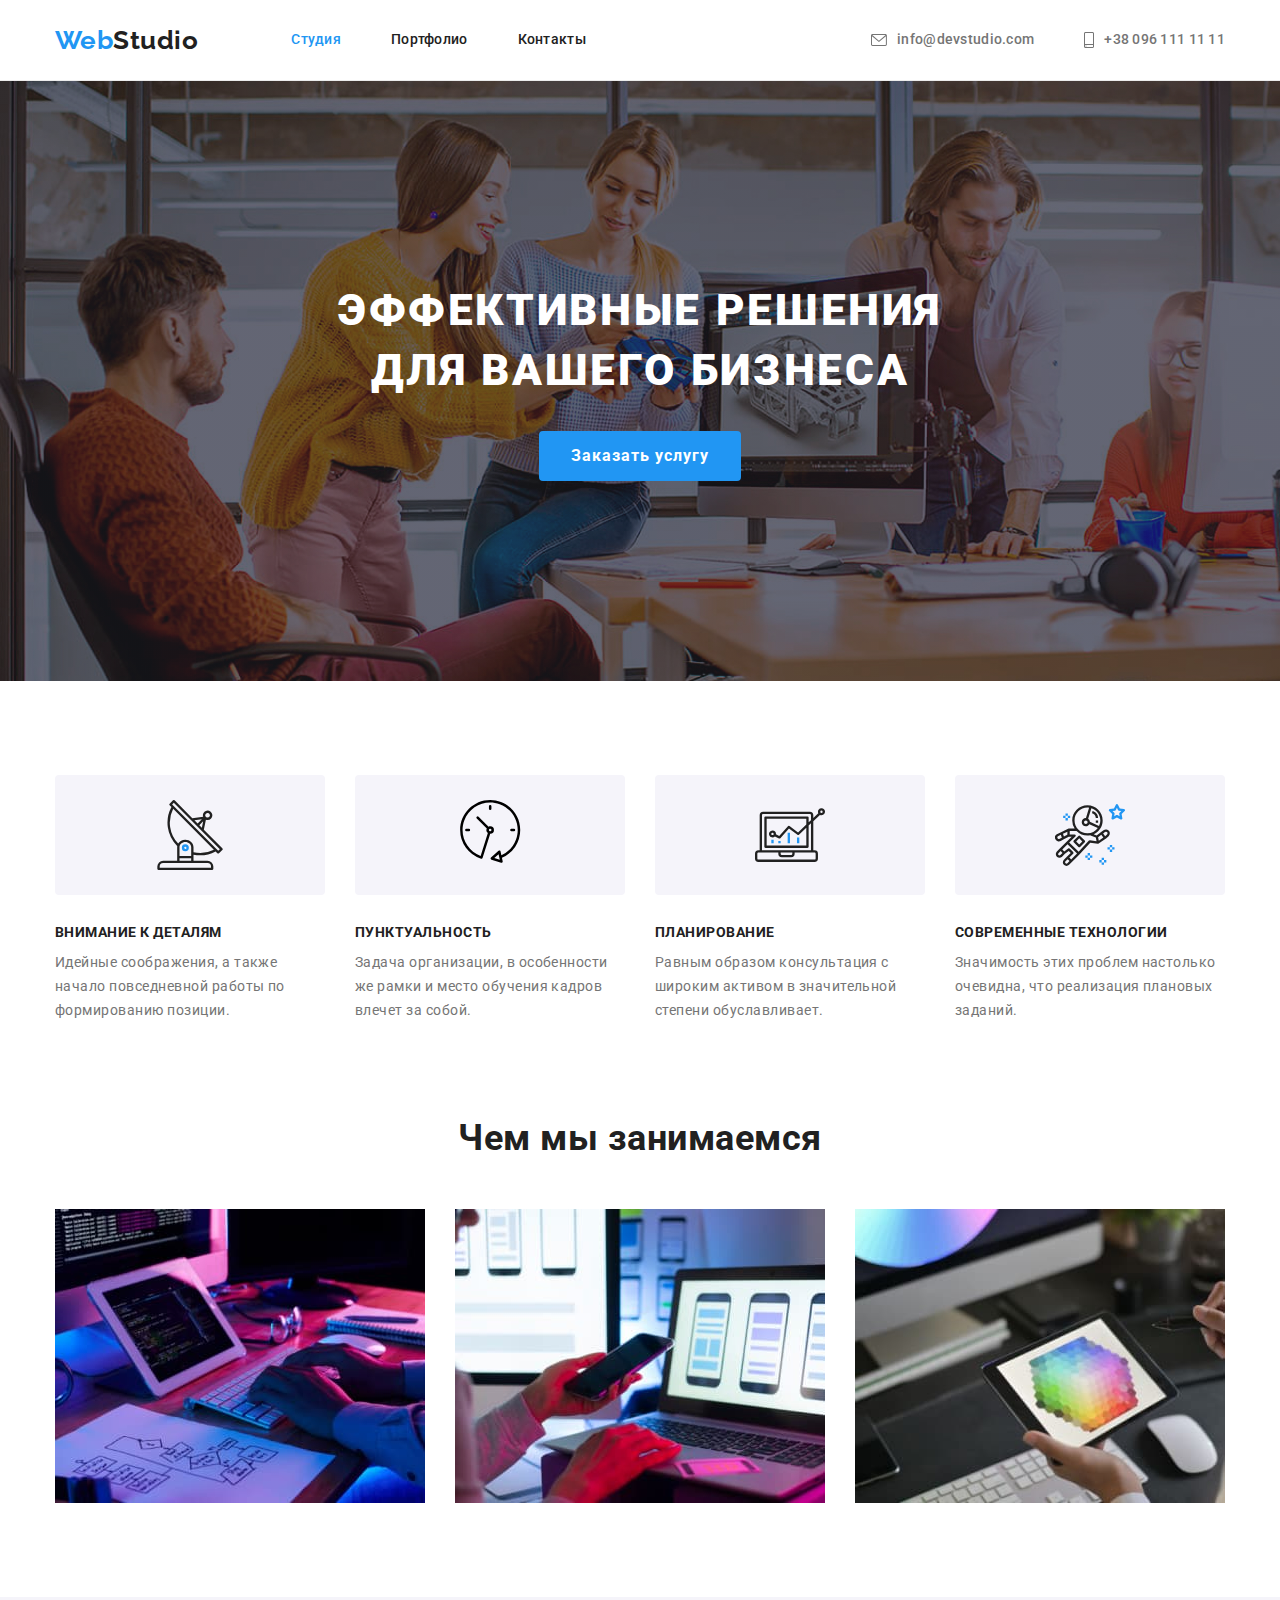
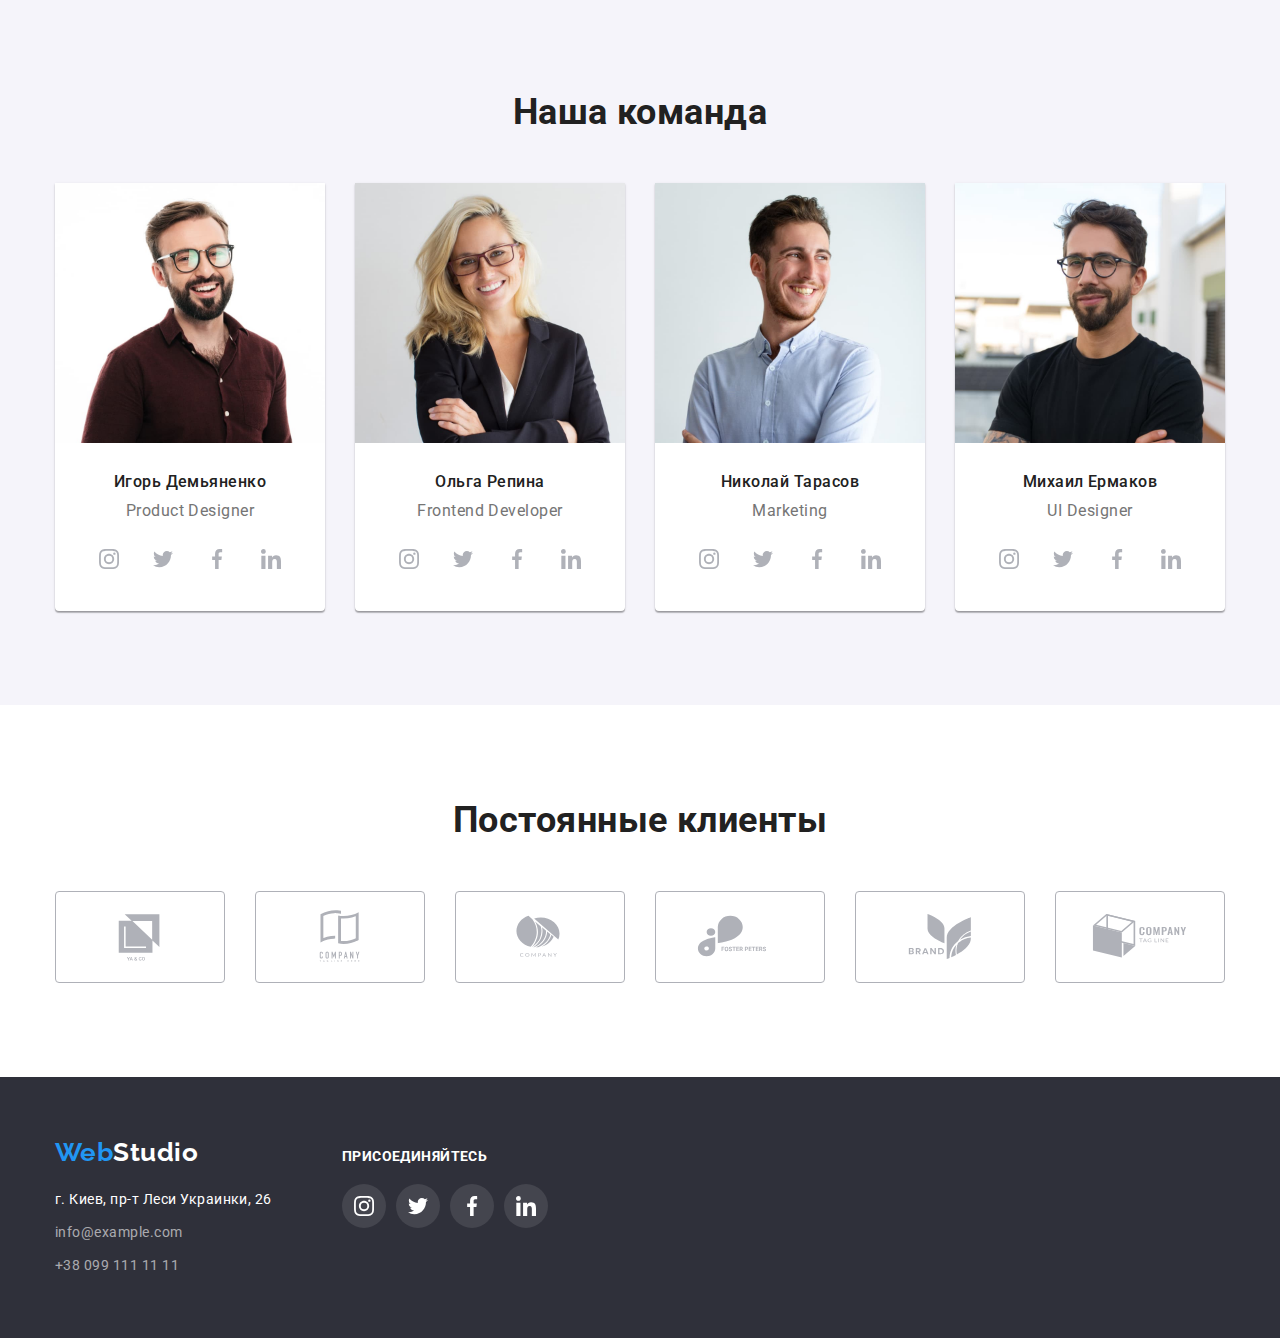
<file: index.html>
<!DOCTYPE html>
<html lang="ru">

<head>
    <meta charset="UTF-8" />
    <meta http-equiv="X-UA-Compatible" content="IE=edge" />
    <meta name="viewport" content="width=device-width, initial-scale=1.0" />
    <title>Document</title>
    <link rel="preconnect" href="https://fonts.googleapis.com" />
    <link rel="preconnect" href="https://fonts.gstatic.com" crossorigin />
    <link
        href="https://fonts.googleapis.com/css2?family=Raleway:wght@700&family=Roboto:wght@400;500;700;900&display=swap"
        rel="stylesheet" />
    <link rel="stylesheet"
        href="https://cdnjs.cloudflare.com/ajax/libs/modern-normalize/1.1.0/modern-normalize.min.css" />
    <link rel="stylesheet" href="./css/styles.css" />
</head>

<body>
    <!-- ---------------------------------------------HEADER----------------------------------------- -->
    <header class="page-header">
        <div class="container header-container">

            <nav class="site-nav">
                <a href="./index.html" lang="en" class="logo link"> <span class="web link">Web</span>Studio </a>

                <ul class="nav list">
                    <li class="item"><a href="./index.html" class="link current"> Студия </a></li>
                    <li class="item"><a href="./portfolio.html" class="link"> Портфолио </a></li>
                    <li class="item"><a href="#cont" target="_blank" class="link"> Контакты </a></li>
                </ul>


            </nav>
            <ul class="contacts list">
                <li class="item">
                    <a href="mailto:info@devstudio.com" class="mail link">
                        <svg class="contacts-icon" width="16" height="12">
                            <use href="./images/sprite.svg#icon-envelope"></use>
                        </svg>
                        info@devstudio.com </a>
                </li>
                <li class="item">
                    <a href="tel:+380961111111" class="tel link">
                        <svg class="contacts-icon" width="10" height="16">
                            <use href="./images/sprite.svg#icon-smartphone"></use>
                        </svg>
                        +38 096 111 11 11 </a>
                </li>
            </ul>
        </div>
    </header>

    <!--------------------------------------- Main ----------------------------------------------->

    <main>
        <!-------------------------------------Герой ---------------------------------------------->
        <section class="hero">
            <h1 class="hero-title">Эффективные решения для вашего бизнеса</h1>
            <button type="button" class="hero-button">Заказать услугу</button>
        </section>

        <!------------------------------------ Скіли --------------------------------------------------->

        <section class="section skills">
            <div class="container">
                <h2 class="visually-hiden">Наши качества</h2>

                <ul class="skills-list list">
                    <li class="skill">
                        <div class="skills-list-thumb"><svg class="skills-icon" width="70" height="70">
                                <use href="./images/sprite.svg#icon-antenna-1"></use>
                            </svg></div>
                        <h3 class="skills-list-title">Внимание к деталям</h3>
                        <p class="skills-list-text">
                            Идейные соображения, а также начало повседневной работы по формированию позиции.
                        </p>
                    </li>
                    <li class="skill">
                        <div class="skills-list-thumb"><svg class="skills-icon" width="70" height="70">
                                <use href="./images/sprite.svg#icon-clock-1"></use>
                            </svg></div>
                        <h3 class="skills-list-title">Пунктуальность</h3>
                        <p class="skills-list-text">
                            Задача организации, в особенности же рамки и место обучения кадров влечет за собой.
                        </p>
                    </li>
                    <li class="skill">
                        <div class="skills-list-thumb"><svg class="skills-icon" width="70" height="70">
                                <use href="./images/sprite.svg#icon-diagram-1"></use>
                            </svg></div>
                        <h3 class="skills-list-title">Планирование</h3>
                        <p class="skills-list-text">
                            Равным образом консультация с широким активом в значительной степени обуславливает.
                        </p>
                    </li>
                    <li class="skill">
                        <div class="skills-list-thumb"><svg class="skills-icon" width="70" height="70">
                                <use href="./images/sprite.svg#icon-astronaut-1"></use>
                            </svg></div>
                        <h3 class="skills-list-title">Cовременные технологии</h3>
                        <p class="skills-list-text">Значимость этих проблем настолько очевидна, что реализация плановых
                            заданий.</p>
                    </li>
                </ul>
            </div>
        </section>

        <!-------------------------------------- WORK --------------------------------------->

        <section class="section work-areas">
            <div class="container">
                <h2 class="section-title">Чем мы занимаемся</h2>
                <ul class="work-areas-list list">
                    <li><img src="./images/img-laptop.jpg" alt="Пишем код" width="370" height="294" /></li>
                    <li>
                        <img src="./images/img-phone.jpg" alt="Тестируем приложения на смартфоне" width="370"
                            height="294" />
                    </li>
                    <li>
                        <img src="./images/img-tab.jpg" alt="Подбираем цветовую гамму" width="370" height="294" />
                    </li>
                </ul>
            </div>
        </section>

        <!-- --------------------------TEAM----------------------------------------- -->

        <section class="section team">
            <div class="container">
                <h2 class="section-title">Наша команда</h2>
                <ul class="our-team list">
                    <li class="team-member igor">
                        <img src="./images/member1.jpg" alt="Фото Игорь Демьяненко" width="270" height="260" />
                        <div class="description">
                            <h3 class="name">Игорь Демьяненко</h3>
                            <p lang="en" class="position">Product Designer</p>
                            <ul class="social-media-list">
                                <li class="list social-media-list-item"><a href="https://www.instagram.com/"
                                        target="_blank" rel="noopener noreferrer" class="social-media-list-link link">
                                        <svg class="social-media-icon" width="20" height="20">
                                            <use href="./images/sprite.svg#icon-instagram"></use>
                                        </svg>
                                    </a></li>
                                <li class="list social-media-list-item"><a href="https://twitter.com/" target="_blank"
                                        rel="noopener noreferrer" class="social-media-list-link link">
                                        <svg class="social-media-icon" width="20" height="20">
                                            <use href="./images/sprite.svg#icon-twitter"></use>
                                        </svg>
                                    </a></li>
                                <li class="list social-media-list-item"><a href="https://www.facebook.com/"
                                        target="_blank" rel="noopener noreferrer" class="social-media-list-link link">
                                        <svg class="social-media-icon" width="20" height="20">
                                            <use href="./images/sprite.svg#icon-facebook"></use>
                                        </svg>
                                    </a></li>
                                <li class="list social-media-list-item"><a href="https://www.linkedin.com/"
                                        target="_blank" rel="noopener noreferrer" class="social-media-list-link link">
                                        <svg class="social-media-icon" width="20" height="20">
                                            <use href="./images/sprite.svg#icon-linkedin"></use>
                                        </svg>
                                    </a></li>
                            </ul>
                        </div>
                    </li>
                    <li class="team-member olga">
                        <img src="./images/member2.jpg" alt="Фото Ольга Репина" width="270" height="260" />
                        <div class="description">
                            <h3 class="name">Ольга Репина</h3>
                            <p lang="en" class="position">Frontend Developer</p>
                            <ul class="social-media-list">
                                <li class="list social-media-list-item"><a href="" class="social-media-list-link link">
                                        <svg class="social-media-icon" width="20" height="20">
                                            <use href="./images/sprite.svg#icon-instagram"></use>
                                        </svg>
                                    </a></li>
                                <li class="list social-media-list-item"><a href="" class="social-media-list-link link">
                                        <svg class="social-media-icon" width="20" height="20">
                                            <use href="./images/sprite.svg#icon-twitter"></use>
                                        </svg>
                                    </a></li>
                                <li class="list social-media-list-item"><a href="" class="social-media-list-link link">
                                        <svg class="social-media-icon" width="20" height="20">
                                            <use href="./images/sprite.svg#icon-facebook"></use>
                                        </svg>
                                    </a></li>
                                <li class="list social-media-list-item"><a href="" class="social-media-list-link link">
                                        <svg class="social-media-icon" width="20" height="20">
                                            <use href="./images/sprite.svg#icon-linkedin"></use>
                                        </svg>
                                    </a></li>
                            </ul>
                        </div>
                    </li>
                    <li class="team-member nicholas">
                        <img src="./images/member3.jpg" alt="Фото Николай Тарасов" width="270" height="260" />
                        <div class="description">
                            <h3 class="name">Николай Тарасов</h3>
                            <p lang="en" class="position">Marketing</p>
                            <ul class="social-media-list">
                                <li class="list social-media-list-item"><a href="" class="social-media-list-link link">
                                        <svg class="social-media-icon" width="20" height="20">
                                            <use href="./images/sprite.svg#icon-instagram"></use>
                                        </svg>
                                    </a></li>
                                <li class="list social-media-list-item"><a href="" class="social-media-list-link link">
                                        <svg class="social-media-icon" width="20" height="20">
                                            <use href="./images/sprite.svg#icon-twitter"></use>
                                        </svg>
                                    </a></li>
                                <li class="list social-media-list-item"><a href="" class="social-media-list-link link">
                                        <svg class="social-media-icon" width="20" height="20">
                                            <use href="./images/sprite.svg#icon-facebook"></use>
                                        </svg>
                                    </a></li>
                                <li class="list social-media-list-item"><a href="" class="social-media-list-link link">
                                        <svg class="social-media-icon" width="20" height="20">
                                            <use href="./images/sprite.svg#icon-linkedin"></use>
                                        </svg>
                                    </a></li>
                            </ul>
                        </div>
                    </li>
                    <li class="team-member michael">
                        <img src="./images/member4.jpg" alt="Фото Михаил Ермаков" width="270" height="260" />
                        <div class="description">
                            <h3 class="name">Михаил Ермаков</h3>
                            <p lang="en" class="position">UI Designer</p>
                            <ul class="social-media-list">
                                <li class="list social-media-list-item"><a href="" class="social-media-list-link link">
                                        <svg class="social-media-icon" width="20" height="20">
                                            <use href="./images/sprite.svg#icon-instagram"></use>
                                        </svg>
                                    </a></li>
                                <li class="list social-media-list-item"><a href="" class="social-media-list-link link">
                                        <svg class="social-media-icon" width="20" height="20">
                                            <use href="./images/sprite.svg#icon-twitter"></use>
                                        </svg>
                                    </a></li>
                                <li class="list social-media-list-item"><a href="" class="social-media-list-link link">
                                        <svg class="social-media-icon" width="20" height="20">
                                            <use href="./images/sprite.svg#icon-facebook"></use>
                                        </svg>
                                    </a></li>
                                <li class="list social-media-list-item"><a href="" class="social-media-list-link link">
                                        <svg class="social-media-icon" width="20" height="20">
                                            <use href="./images/sprite.svg#icon-linkedin"></use>
                                        </svg>
                                    </a></li>
                            </ul>
                        </div>
                    </li>
                </ul>
            </div>
        </section>
        <!-- ------------------------------------------------Clients----------------------------------------------------------- -->
        <section class="section clients">
            <div class="container">
                <h2 class="section-title">Постоянные клиенты</h2>
                <ul class="clients-list list">
                    <li class="clients-list-item"><a class="clients-list-link link" href="">
                            <svg class="clients-list-icon" width="106" height="60">
                                <use href="./images/sprite.svg#icon-client-1"></use>
                            </svg>
                        </a>

                    </li>
                    <li class="clients-list-item"><a class="clients-list-link link" href="">
                            <svg class="clients-list-icon" width="106" height="60">
                                <use href="./images/sprite.svg#icon-client-2"></use>
                            </svg>
                        </a>

                    </li>
                    <li class="clients-list-item"><a class="clients-list-link link" href="">
                            <svg class="clients-list-icon" width="106" height="60">
                                <use href="./images/sprite.svg#icon-client-3"></use>
                            </svg>
                        </a>

                    </li>
                    <li class="clients-list-item"><a class="clients-list-link link" href="">
                            <svg class="clients-list-icon" width="106" height="60">
                                <use href="./images/sprite.svg#icon-client-4"></use>
                            </svg>
                        </a>

                    </li>
                    <li class="clients-list-item"><a class="clients-list-link link" href="">
                            <svg class="clients-list-icon" width="106" height="60">
                                <use href="./images/sprite.svg#icon-client-5"></use>
                            </svg>
                        </a>

                    </li>
                    <li class="clients-list-item"><a class="clients-list-link link" href="">
                            <svg class="clients-list-icon" width="106" height="60">
                                <use href="./images/sprite.svg#icon-client-6"></use>
                            </svg>
                        </a>

                    </li>
                </ul>
            </div>
        </section>

    </main>

    <!----------------------------------------------- Футер ------------------------------------------------->

    <footer class="page-footer">
        <div class="container footer-wraper">
            <div class="address-wraper">
                <a href="./index.html" lang="en" class="white-logo link">
                    <span class="web">Web</span>Studio
                </a>

                <address class="address">
                    <ul class="address-list list" id="cont">
                        <li>
                            <a href="https://goo.gl/maps/A1SFex8QC9FyxfqN6" target="_blank" rel="noopener noreferrer"
                                class="link">
                                г. Киев, пр-т Леси Украинки, 26
                            </a>
                        </li>
                        <li>
                            <a href="mailto:info@example.com" class="link"> info@example.com </a>
                        </li>
                        <li><a href="tel:+380991111111" class="link">+38 099 111 11 11</a></li>
                    </ul>
                </address>
            </div>
            <div class="join-wraper">

                <p class="join-text">присоединяйтесь</p>

                <ul class="social-media-list">
                    <li class="list social-media-list-item"><a href="https://www.instagram.com/" target="_blank"
                            rel="noopener noreferrer" class="social-media-list-link link">
                            <svg class="social-media-icon" width="20" height="20">
                                <use href="./images/sprite.svg#icon-instagram"></use>
                            </svg>
                        </a></li>
                    <li class="list social-media-list-item"><a href="https://twitter.com/" target="_blank"
                            rel="noopener noreferrer" class="social-media-list-link link">
                            <svg class="social-media-icon" width="20" height="20">
                                <use href="./images/sprite.svg#icon-twitter"></use>
                            </svg>
                        </a></li>
                    <li class="list social-media-list-item"><a href="https://www.facebook.com/" target="_blank"
                            rel="noopener noreferrer" class="social-media-list-link link">
                            <svg class="social-media-icon" width="20" height="20">
                                <use href="./images/sprite.svg#icon-facebook"></use>
                            </svg>
                        </a></li>
                    <li class="list social-media-list-item"><a href="https://www.linkedin.com/" target="_blank"
                            rel="noopener noreferrer" class="social-media-list-link link">
                            <svg class="social-media-icon" width="20" height="20">
                                <use href="./images/sprite.svg#icon-linkedin"></use>
                            </svg>
                        </a></li>
                </ul>
            </div>
        </div>
    </footer>
</body>

</html>
</file>
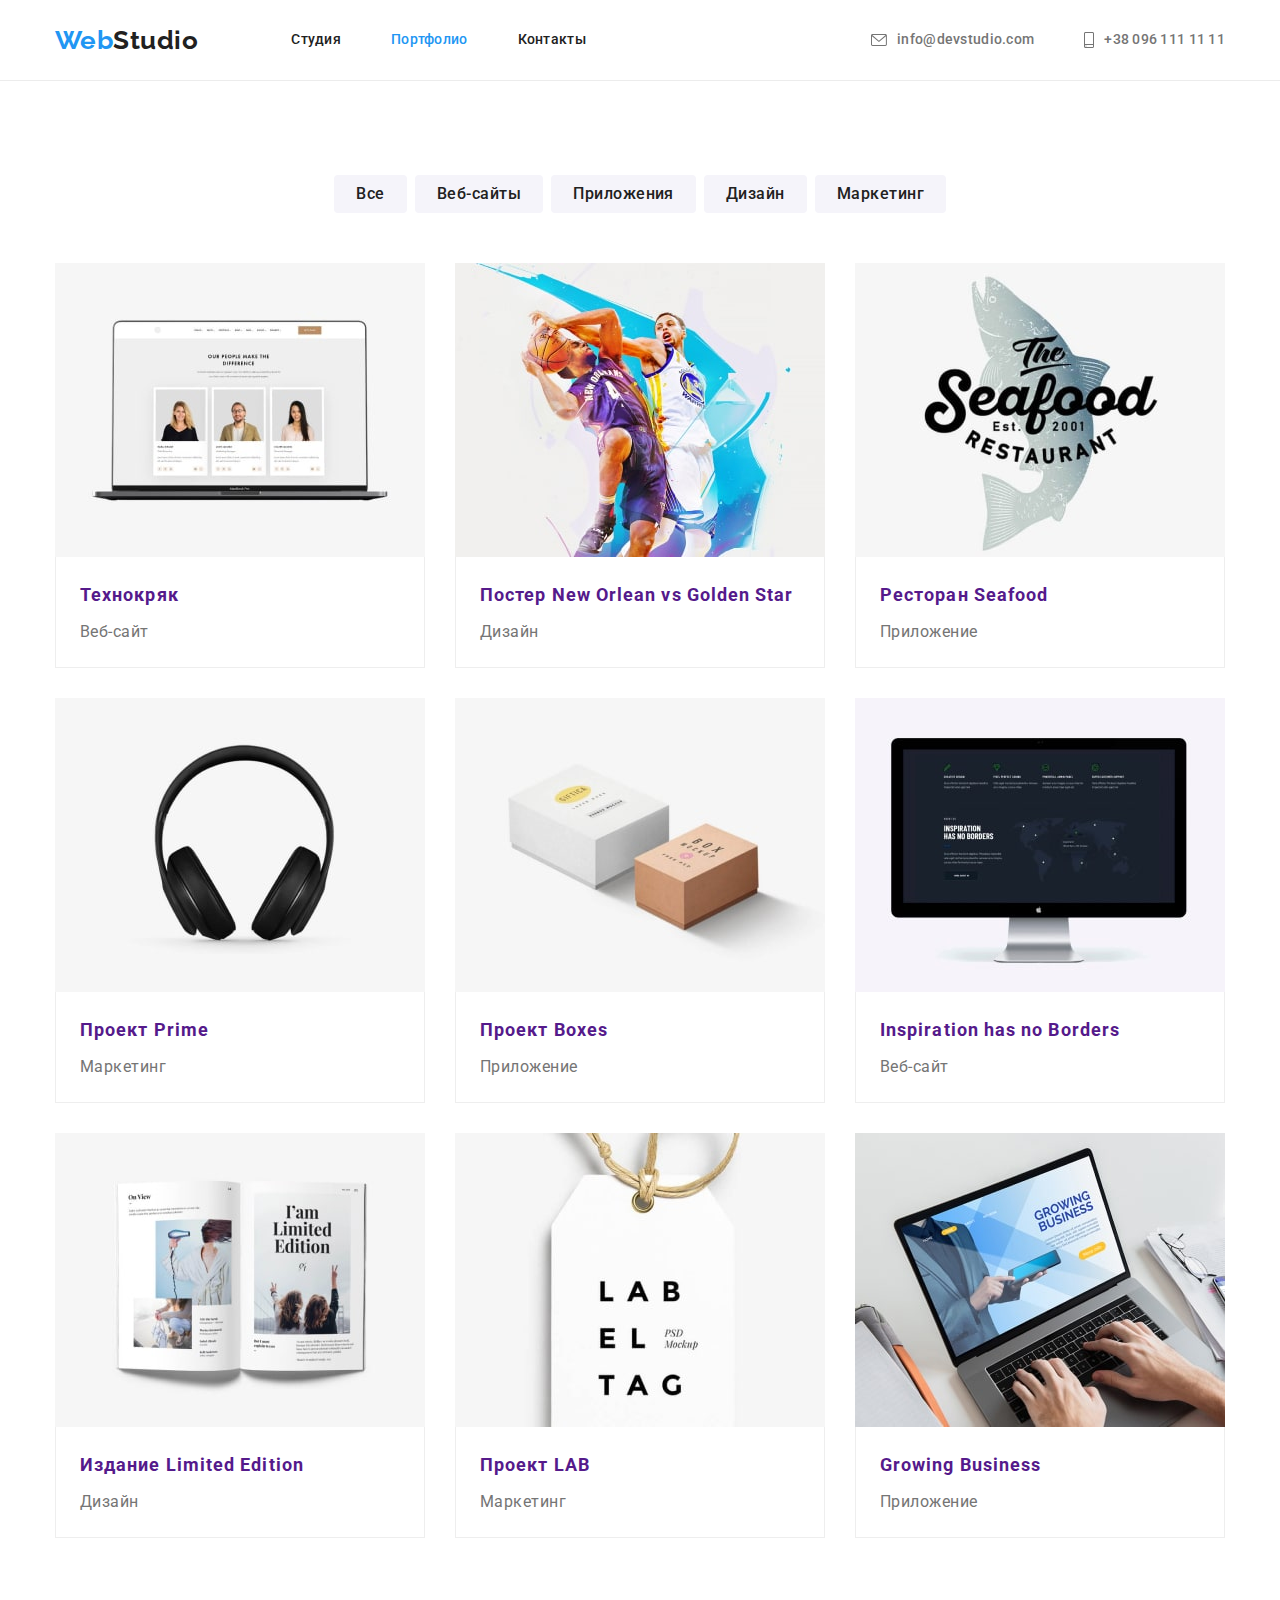
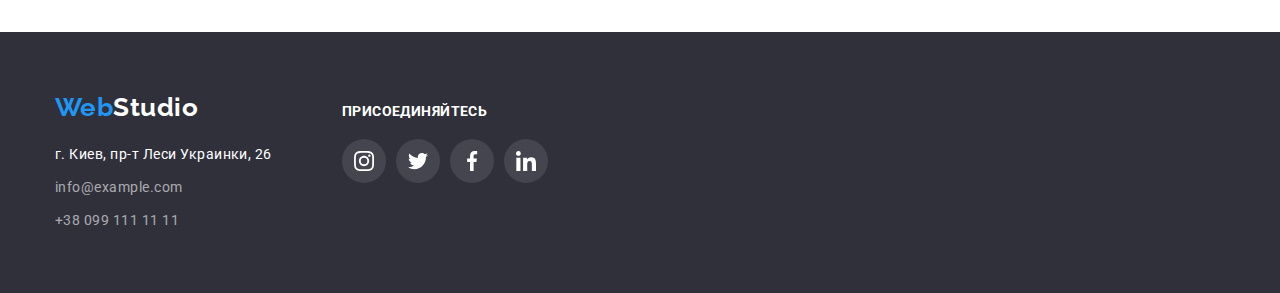
<file: portfolio.html>
<!DOCTYPE html>
<html lang="ru">

<head>
    <meta charset="UTF-8" />
    <meta http-equiv="X-UA-Compatible" content="IE=edge" />
    <meta name="viewport" content="width=device-width, initial-scale=1.0" />
    <title>Document</title>
    <link rel="preconnect" href="https://fonts.googleapis.com" />
    <link rel="preconnect" href="https://fonts.gstatic.com" crossorigin />
    <link
        href="https://fonts.googleapis.com/css2?family=Raleway:wght@700&family=Roboto:wght@400;500;700;900&display=swap"
        rel="stylesheet" />
    <link rel="stylesheet"
        href="https://cdnjs.cloudflare.com/ajax/libs/modern-normalize/1.1.0/modern-normalize.min.css" />
    <link rel="stylesheet" href="./css/styles.css" />
</head>

<body>
    <!-- Шапка -->

    <header class="page-header">
        <div class="container header-container">

            <nav class="site-nav">
                <a href="./index.html" lang="en" class="logo link"> <span class="web link">Web</span>Studio </a>

                <ul class="nav list">
                    <li class="item"><a href="./index.html" class="link"> Студия </a></li>
                    <li class="item"><a href="./portfolio.html" class="link current"> Портфолио </a></li>
                    <li class="item"><a href="#cont" target="_blank" class="link"> Контакты </a></li>
                </ul>


            </nav>
            <ul class="contacts list">
                <li class="item">
                    <a href="mailto:info@devstudio.com" class="mail link">
                        <svg class="contacts-icon" width="16" height="12">
                            <use href="./images/sprite.svg#icon-envelope"></use>
                        </svg>
                        info@devstudio.com </a>
                </li>
                <li class="item">
                    <a href="tel:+380961111111" class="tel link">
                        <svg class="contacts-icon" width="10" height="16">
                            <use href="./images/sprite.svg#icon-smartphone"></use>
                        </svg>
                        +38 096 111 11 11 </a>
                </li>
            </ul>
        </div>
    </header>

    <!-- Основная часть -->
    <main>
        <section class="projects section">
            <div class="container">
                <h1 class="visually-hiden">Портфолио</h1>

                <!-- Фильтр примеров работ -->

                <h2 class="visually-hiden">Фильтр работ</h2>

                <ul class="filter-list list">
                    <li class="item">
                        <button type="button" class="filter-button">Все</button>
                    </li>
                    <li class="item">
                        <button type="button" class="filter-button">Веб-сайты</button>
                    </li>
                    <li class="item">
                        <button type="button" class="filter-button">Приложения</button>
                    </li>
                    <li class="item">
                        <button type="button" class="filter-button">Дизайн</button>
                    </li>
                    <li class="item">
                        <button type="button" class="filter-button">Маркетинг</button>
                    </li>
                </ul>

                <!-- Галерея работ -->

                <h2 class="visually-hiden">Галерея работ</h2>

                <ul class="projects-list list">
                    <li class="projects-list-item">
                        <a href="" class="projects-list-link link">
                            <img src="./images/portfolio/technocrack.jpg" alt="Скрин веб-сайта Технокряк" width="370"
                                height="294" />
                            <div class="text">
                                <h3 class="project-title">Технокряк</h3>
                                <p class="project-type">Веб-сайт</p>
                            </div>
                        </a>

                    </li>

                    <li class="projects-list-item">
                        <a href="" class="projects-list-link link"><img src="./images/portfolio/poster.jpg"
                                alt="Постер New Orlean vs Golden Star" width="370" height="294" />
                            <div class="text">
                                <h3 class="project-title">
                                    Постер <span lang="en"> New Orlean vs Golden Star </span>
                                </h3>
                                <p class="project-type">Дизайн</p>
                            </div>
                        </a>

                    </li>

                    <li class="projects-list-item">
                        <a href="" class="projects-list-link link"><img src="./images/portfolio/seafood.jpg"
                                alt="Ресторан Seafood лого" width="370" height="294" />
                            <div class="text">
                                <h3 class="project-title">Ресторан <span lang="en">Seafood</span></h3>
                                <p class="project-type">Приложение</p>
                            </div>
                        </a>

                    </li>

                    <li class="projects-list-item">
                        <a href="" class="projects-list-link link"> <img src="./images/portfolio/prime.jpg"
                                alt="Фото наушников" width="370" height="294" />
                            <div class="text">
                                <h3 class="project-title">Проект <span lang="en">Prime</span></h3>
                                <p class="project-type">Маркетинг</p>
                            </div>
                        </a>

                    </li>

                    <li class="projects-list-item">
                        <a href="" class="projects-list-link link"><img src="./images/portfolio/boxes.jpg" alt="Коробки"
                                width="370" height="294" />
                            <div class="text">
                                <h3 class="project-title">Проект Boxes</h3>
                                <p class="project-type">Приложение</p>
                            </div>
                        </a>

                    </li>

                    <li class="projects-list-item">
                        <a href="" class="projects-list-link link"> <img src="./images/portfolio/inspiration.jpg"
                                alt="Скриншот веб-сайта Inspiration has no Borders" width="370" height="294" />
                            <div class="text">
                                <h3 class="project-title">Inspiration has no Borders</h3>
                                <p class="project-type">Веб-сайт</p>
                            </div>
                        </a>

                    </li>

                    <li class="projects-list-item">
                        <a href="" class="projects-list-link link"> <img src="./images/portfolio/limited-edition.jpg"
                                alt="Разворот журнала" width="370" height="294" />
                            <div class="text">
                                <h3 class="project-title">Издание Limited Edition</h3>
                                <p class="project-type">Дизайн</p>
                            </div>
                        </a>

                    </li>

                    <li class="projects-list-item">
                        <a href="" class="projects-list-link link"><img src="./images/portfolio/lab.jpg"
                                alt="Проект LAB лого" width="370" height="294" />
                            <div class="text">
                                <h3 class="project-title">Проект LAB</h3>
                                <p class="project-type">Маркетинг</p>
                            </div>
                        </a>

                    </li>

                    <li class="projects-list-item">
                        <a href="" class="projects-list-link link"><img src="./images/portfolio/growing-business.jpg"
                                alt="Скриншот приложения Growing Business" width="370" height="294" />
                            <div class="text">
                                <h3 class="project-title">Growing Business</h3>
                                <p class="project-type">Приложение</p>
                            </div>
                        </a>

                    </li>
                </ul>
            </div>
        </section>
    </main>

    <!-- Футер -->

    <footer class="page-footer">
        <div class="container footer-wraper">
            <div class="address-wraper">
                <a href="./index.html" lang="en" class="white-logo link">
                    <span class="web">Web</span>Studio
                </a>

                <address class="address">
                    <ul class="address-list list" id="cont">
                        <li>
                            <a href="https://goo.gl/maps/A1SFex8QC9FyxfqN6" target="_blank" rel="noopener noreferrer"
                                class="link">
                                г. Киев, пр-т Леси Украинки, 26
                            </a>
                        </li>
                        <li>
                            <a href="mailto:info@example.com" class="link"> info@example.com </a>
                        </li>
                        <li><a href="tel:+380991111111" class="link">+38 099 111 11 11</a></li>
                    </ul>
                </address>
            </div>
            <div class="join-wraper">

                <p class="join-text">присоединяйтесь</p>

                <ul class="social-media-list">
                    <li class="list social-media-list-item"><a href="https://www.instagram.com/" target="_blank"
                            rel="noopener noreferrer" class="social-media-list-link link">
                            <svg class="social-media-icon" width="20" height="20">
                                <use href="./images/sprite.svg#icon-instagram"></use>
                            </svg>
                        </a></li>
                    <li class="list social-media-list-item"><a href="https://twitter.com/" target="_blank"
                            rel="noopener noreferrer" class="social-media-list-link link">
                            <svg class="social-media-icon" width="20" height="20">
                                <use href="./images/sprite.svg#icon-twitter"></use>
                            </svg>
                        </a></li>
                    <li class="list social-media-list-item"><a href="https://www.facebook.com/" target="_blank"
                            rel="noopener noreferrer" class="social-media-list-link link">
                            <svg class="social-media-icon" width="20" height="20">
                                <use href="./images/sprite.svg#icon-facebook"></use>
                            </svg>
                        </a></li>
                    <li class="list social-media-list-item"><a href="https://www.linkedin.com/" target="_blank"
                            rel="noopener noreferrer" class="social-media-list-link link">
                            <svg class="social-media-icon" width="20" height="20">
                                <use href="./images/sprite.svg#icon-linkedin"></use>
                            </svg>
                        </a></li>
                </ul>
            </div>
        </div>
    </footer>
</body>

</html>
</file>
<file: css/styles.css>
:root {
	--primary-text-color: #212121;
	--secondary-text-color: #757575;
	--accent-color: #2196f3;
	--main-white: #ffffff;
	--primary-bg-color: #2f303a;
	--secondary-bg-color: #c4c4c4;
}

body {
	color: var(--primary-text-color);
	background-color: var(--main-white, #ffffff);
	font-family: Roboto, sans-serif;
	letter-spacing: 0.03em;
}

p,
h1,
h2,
h3,
h4,
h5,
h6 {
	margin: 0;
}

ul,
ol {
	margin: 0;
	padding-left: 0;
}

.page-header {
	background-color: #ffffff;
	border-bottom: 1px solid #ececec;
}

.container {
	width: 1200px;
	margin-left: auto;
	margin-right: auto;
	padding-left: 15px;
	padding-right: 15px;
}
.link {
	text-decoration: none;
		
} 
.list {
	padding: 0;
	margin: 0;
	list-style: none;
}
/* ------------------------LOGO--------------------------- */
.site-nav {
	display: flex;
	align-items: center;
}

.logo {
	color: var(--primary-text-color);
	font-family: Raleway, sans-serif;
	font-weight: 700;
	font-size: 26px;
	line-height: 1.19;
}

.web {
	color: var(--accent-color);
}


.header-container {
	display: flex;
	align-items: center;
}

.nav {
	display: flex;
	margin-left: 93px;
}

.nav .item:not(:last-child) {
	margin-right: 50px;
}

.nav .link {
	display: block;
	padding-top: 32px;
	padding-bottom: 32px;

	color: var(--primary-text-color);

	font-weight: 500;
	font-size: 14px;
	line-height: 1.14;
	letter-spacing: 0.02em;
}

.nav .link.current {
	color: var(--accent-color);
}

.contacts {
	display: flex;
	margin-left: auto;
	align-items:center;
	color: var(--secondary-text-color);
	padding: 0;
}

.contacts .item+.item {
	margin-left: 50px;
}

.contacts .link {
	display: flex;
	align-items: center;
	padding-top: 32px;
	padding-bottom: 32px;

	color: var(--secondary-text-color);

	font-weight: 500;
	font-size: 14px;
	line-height: 1.14;
	letter-spacing: 0.02em;
}

.nav .link:hover,
.nav .link:focus,
.contacts .link:hover,
.contacts .link:focus{
	color: var(--accent-color);
}
.contacts-icon{
	justify-content: center;
	align-items: center;
	/* fill: var(--primary-text-color); */
	margin-right: 10px;
	fill: currentColor;
}

/* --------------------------------------HERO----------------------------------------- */
.hero {
	padding-top: 200px;
	padding-bottom: 200px;
	max-width: 1600px;
	height: 600px;
	margin: 0 auto;
		background-image: linear-gradient(to right, #2f303a66, #2f303a66), url('../images/hero-bg.jpg'); 
	background-color: var(--secondary-bg-color);
	text-align: center;
}

.hero-title {
	margin: 0 auto;
	margin-bottom: 30px;
	width: 696px;

	color: var(--main-white);

	font-weight: 900;
	font-size: 44px;
	line-height: 1.36;

	letter-spacing: 0.06em;
	text-transform: uppercase;
}

.hero-button {
	display: inline-block;
	padding: 10px 32px;
	border-radius: 4px;
	min-width: 200px;
	border: none;

	color: var(--main-white);
	background-color: var(--accent-color);
	cursor: pointer;

	font-family: inherit;
	font-weight: 700;
	font-size: 16px;
	line-height: 1.88;
	letter-spacing: 0.06em;
}
.hero-button:hover,
.hero-button:focus {
	background-color: #188CE8;
}
.section {
	padding-top: 94px;
	padding-bottom: 94px;
}

.visually-hiden {
	position: absolute;
	width: 1px;
	height: 1px;
	margin: -1px;
	border: 0;
	padding: 0;

	white-space: nowrap;
	clip-path: inset(100%);
	clip: rect(0 0 0 0);
	overflow: hidden;
}

.skills-list {
	display: flex;
	justify-content: space-between;
}
.skills-list-thumb{
	height: 120px;
	margin-bottom: 30px;
	
	background: #F5F4FA;
	border-radius: 4px;
	display: flex;
	justify-content: center;
	align-items: center;
}

.skills-icon{
width: 70px;
height: 70px;

}

.skill {
	width: calc((100% - 3 * 30px) / 4);
}

.skills-list-title {
	margin-top: 0;
	margin-bottom: 10px;

	font-weight: 700;
	font-size: 14px;
	line-height: 1.14;

	text-transform: uppercase;
}

.skills-list-text {
	margin-top: 0;
	margin-bottom: 0;
	color: var(--secondary-text-color);
	font-size: 14px;
	line-height: 1.71;
}


.work-areas.section {
	margin-top: 0;
	margin-bottom: 0;
	padding-top: 0;
}

.work-areas-list {
	display: flex;
	justify-content: space-between;
}

.section-title {
	margin-top: 0;
	margin-bottom: 50px;

	font-weight: 700;
	font-size: 36px;
	line-height: 1.17;
	text-align: center;
}

/* team section */
.team {
	padding-top: 94px;
	padding-bottom: 94px;

	background-color: #f5f4fa;
}

.our-team {
	display: flex;
	justify-content: space-between;
}

.team-member {
	background-color: var(--main-white);
	background: #FFFFFF;
	box-shadow: 0px 1px 3px rgba(0, 0, 0, 0.12),
	0px 1px 1px rgba(0, 0, 0, 0.14),
	0px 2px 1px rgba(0, 0, 0, 0.2);
	border-radius: 0px 0px 4px 4px;
}

.description {
	padding-top: 30px;
	padding-bottom: 30px;
}

.social-media-list{
	display: flex;
	justify-content: center;
}
.social-media-list-item{
	width: 44px;
	height: 44px;
}
.social-media-list-item:not(:last-child){
	margin-right: 10px;
}
.social-media-list-link{
	display: flex;
	justify-content: center;
	align-items: center;
	
	width: 100%;
	height: 100%;
	border-radius: 50%;

}
.social-media-icon{
	fill: #AFB1B8 ;
}
.page-footer .social-media-icon {
	fill: var(--main-white);
}
.page-footer .social-media-list-link {
	background-color: rgba(255, 255, 255, 0.1);
}
.social-media-list-link:hover,
.social-media-list-link:focus{
	background-color: var(--accent-color);
	}
.social-media-list-link:hover .social-media-icon,
.social-media-list-link:focus .social-media-icon {
	fill: var(--main-white) ;
}
.name {
	margin-top: 0;
	margin-bottom: 10px;

	font-weight: 500;
	font-size: 16px;
	line-height: 1.18;
	text-align: center;
}

.position {
	margin-top: 0;
	margin-bottom: 16px;

	color: var(--secondary-text-color);

	font-size: 16px;
	line-height: 1.18;
	text-align: center;
}
/* -------------------------------------------Clients----------------------------------- */
.clients-list{
	display: flex;

}
.clients-list-item{
	width: 170px;
	height: 92px;
}
.clients-list-item:not(:last-child){
	margin-right: 30px;
 }

.clients-list-link{
	display: flex;
	justify-content: center;
	align-items: center;
	width: 100%;
	height: 100%;
	color: #AFB1B8;
	border: 1px solid #AFB1B8;
	border-radius: 4px;
}
.clients-list-link:hover,
.clients-list-link:focus{
	color: var(--accent-color);
border: 1px solid var(--accent-color);
}
.clients-list-icon{
	fill: currentColor;
}
/* -----------------------------Portfolio ------------------------------------ */

.filter-list {
	margin-bottom: 50px;
	display: flex;
	justify-content: center;
}

.filter-list .item:not(:last-child) {
	margin-right: 8px;
}

.filter-button {
	min-width: 73px;
	padding: 6px 22px;
	border: none;
	border-radius: 4px;
	color: var(--primary-text-color);
	background-color: #f5f4fa;
	font-family: inherit;
	font-weight: 500;
	font-size: 16px;
	line-height: 1.62;
	text-align: center;
	letter-spacing: 0.03em;
}

.filter-button:hover,
.filter-button:focus {
	color: var(--main-white);
	background-color: var(--accent-color);
	cursor: pointer;

	box-shadow: 0px 3px 1px rgba(0, 0, 0, 0.1), 0px 1px 2px rgba(0, 0, 0, 0.08),
		0px 2px 2px rgba(0, 0, 0, 0.12);
}

/* -------------------------------Gallery--------------------------- */
.projects-list {
	display: flex;
	flex-wrap: wrap;
	margin-top: -30px;
	margin-left: -30px;
	}

.projects-list-item {
	flex-basis: calc(100% / 3 - 30px);
	margin-top: 30px;
	margin-left: 30px;
}
.projects-list-link:hover,
.projects-list-link:focus{
	display: block;
 	box-shadow: 0px 4px 4px rgba(0, 0, 0, 0.25);
}

img {
	display: block;
	max-width: 100%;
	height: auto;
}

.projects-list-item .text {
	padding: 20px 24px;
	border-bottom: 1px solid #eeeeee;
	border-left: 1px solid #eeeeee;
	border-right: 1px solid #eeeeee;
}

.project-title {
	margin-top: 0;
	margin-bottom: 4px;

	font-weight: 700;
	font-size: 18px;
	line-height: 2;
	letter-spacing: 0.06em;
}

.project-type {
	margin-top: 0;
	margin-bottom: 0;
	color: var(--secondary-text-color);
	font-size: 16px;
	line-height: 1.88;
}

/* --------------------------FOOTER------------------------ */
.page-footer {
	padding-top: 60px;
	padding-bottom: 60px;
	background-color: var(--primary-bg-color)
}
.footer-wraper{
	display: flex;
	align-items: baseline;
}
.join-wraper{
	margin-left: 70px;
	
}

.white-logo {
	display: block;
	margin-bottom: 20px;

	color: var(--main-white);

	font-family: Raleway, sans-serif;
	font-weight: 700;
	font-size: 26px;
	line-height: 1.19;
}
.address {
	font-style: normal;
}
.address-list>li:not(:last-child) {
	display: block;
	margin-bottom: 9px;
}

.address-list .link {
	color: rgba(255, 255, 255, 0.6);
	font-weight: 400;
	font-size: 14px;
	line-height: 1.71;
}

.address-list .link:hover,
.address-list .link:focus {
	color: var(--accent-color);
}

.address-list [rel] {
	color: var(--main-white);
}
.join-text{
	font-weight: 700;
	font-size: 14px;
	line-height: 16px;
	letter-spacing: 0.03em;
	text-transform: uppercase;
	margin-bottom: 20px;
	color: var(--main-white);
}
</file>
